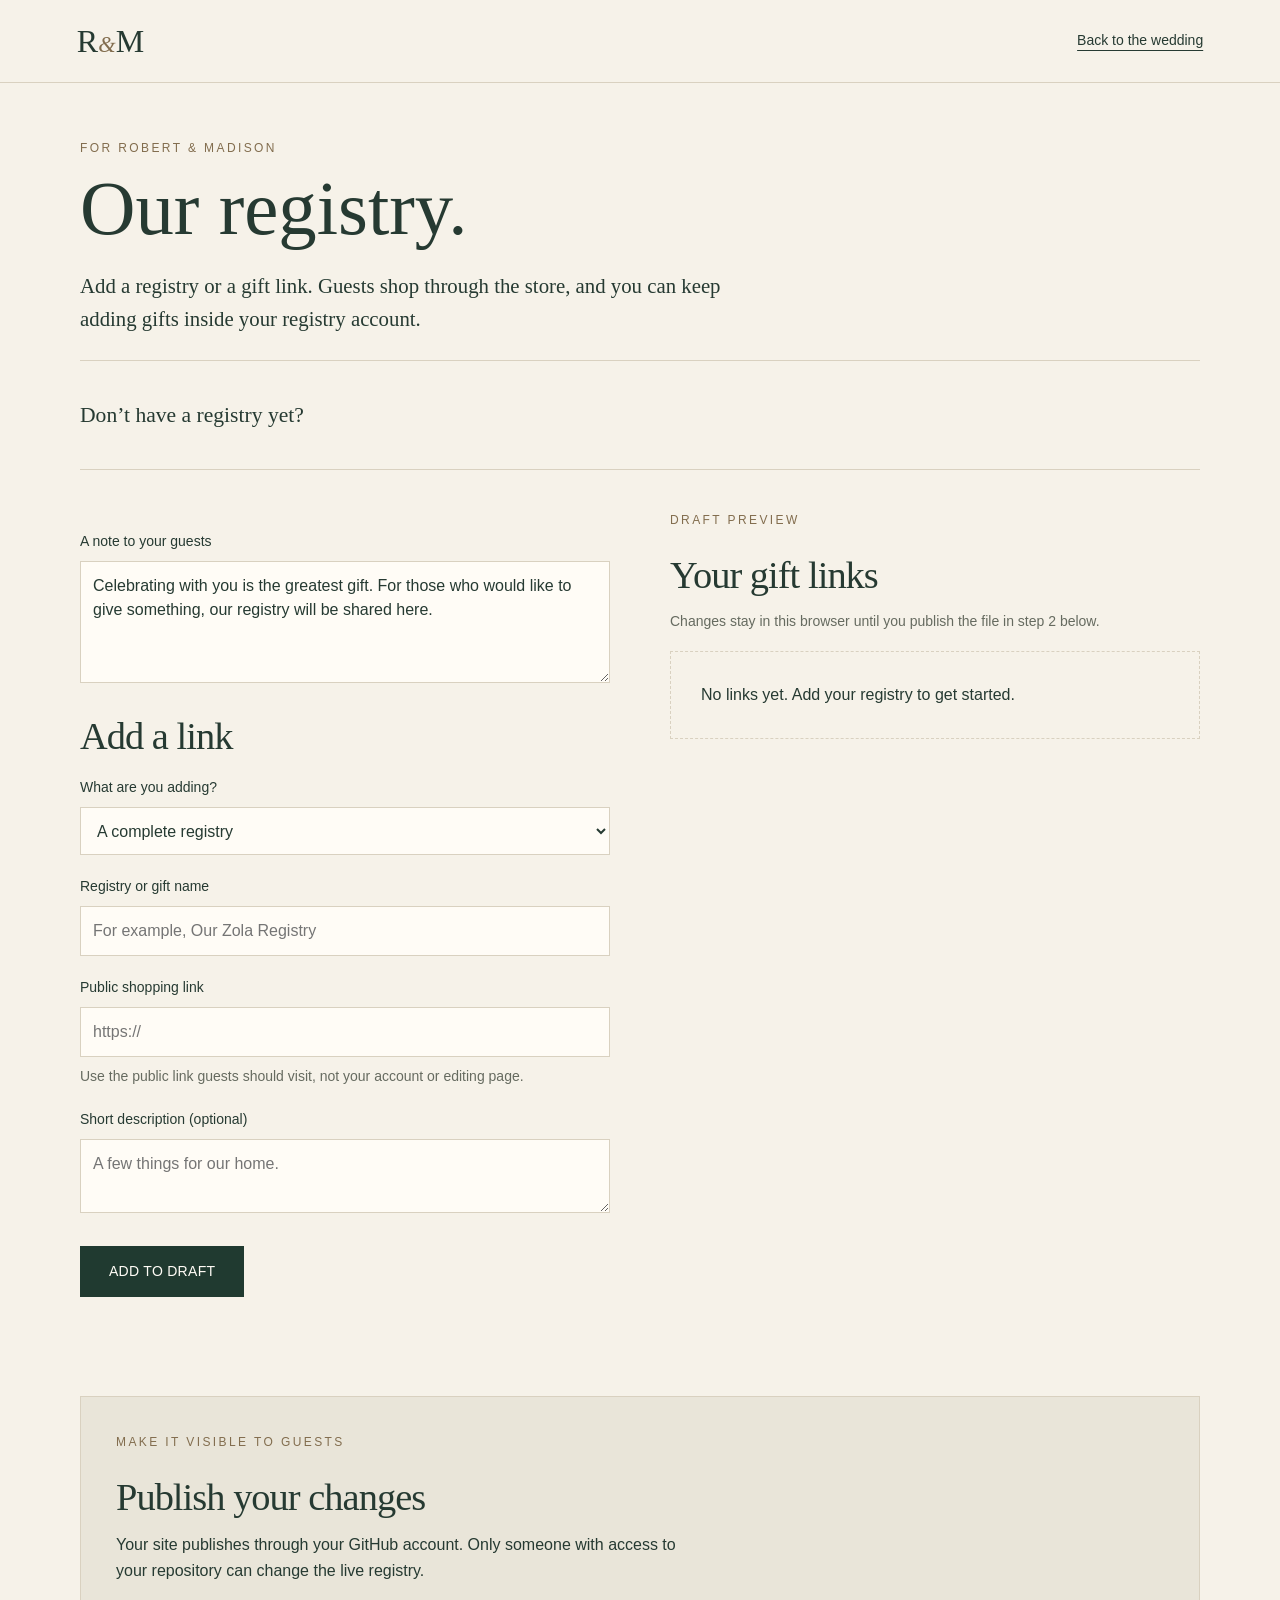
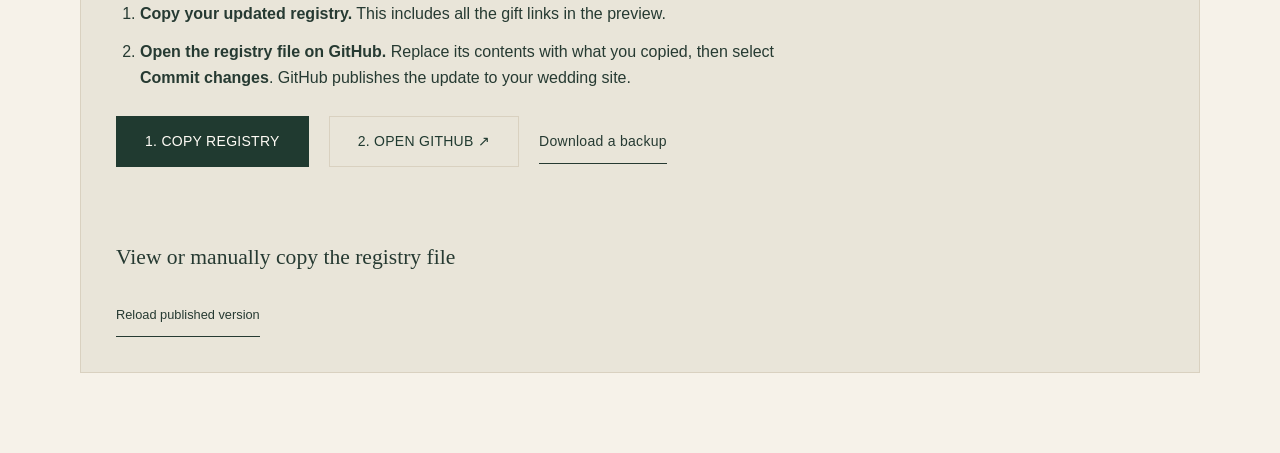
<file: manage-registry.html>
<!doctype html>
<html lang="en">
<head><meta charset="utf-8"><meta name="viewport" content="width=device-width,initial-scale=1"><meta name="robots" content="noindex,nofollow"><meta name="theme-color" content="#192f28"><title>Manage our registry · Robert & Madison</title><link rel="stylesheet" href="src/style.css?v=charleston-3"></head>
<body class="registry-manager">
<header class="manager-header"><a class="monogram" href="index.html">R<i>&</i>M</a><a href="index.html#registry">Back to the wedding</a></header>
<main class="manager-main">
<p class="eyebrow">For Robert & Madison</p><h1>Our registry.</h1><p class="manager-lede">Add a registry or a gift link. Guests shop through the store, and you can keep adding gifts inside your registry account.</p>
<details class="setup-help"><summary>Don’t have a registry yet?</summary><p>Create one with <a href="https://www.zola.com/wedding-registry" target="_blank" rel="noopener noreferrer">Zola</a>, <a href="https://withjoy.com/registry/" target="_blank" rel="noopener noreferrer">Joy</a>, or your favorite store. Copy its public sharing link into the form below. Use a full registry when you want the store to track which gifts have been purchased.</p></details>
<div id="managerLoading" role="status">Loading published registry…</div>
<section id="managerEditor" hidden>
<div class="manager-grid"><div>
<label class="field-label" for="registryMessage">A note to your guests</label><textarea id="registryMessage" maxlength="600" rows="4"></textarea>
<form id="registryForm">
<h2 id="editorTitle">Add a link</h2>
<label class="field-label" for="entryType">What are you adding?</label><select id="entryType"><option value="registry">A complete registry</option><option value="gift">An individual gift</option></select>
<label class="field-label" for="entryName">Registry or gift name</label><input id="entryName" required maxlength="120" placeholder="For example, Our Zola Registry">
<label class="field-label" for="entryUrl">Public shopping link</label><input id="entryUrl" type="url" required placeholder="https://" autocomplete="off"><p class="field-help">Use the public link guests should visit, not your account or editing page.</p>
<label class="field-label" for="entryNote">Short description (optional)</label><textarea id="entryNote" maxlength="300" rows="2" placeholder="A few things for our home."></textarea>
<div class="manager-buttons"><button class="button" type="submit" id="saveEntry">Add to draft</button><button class="text-link" type="button" id="cancelEdit" hidden>Cancel edit</button></div>
<p id="formStatus" class="manager-status" role="status"></p>
</form></div>
<section aria-labelledby="previewTitle"><p class="eyebrow">Draft preview</p><h2 id="previewTitle">Your gift links</h2><p class="field-help">Changes stay in this browser until you publish the file in step 2 below.</p><div id="draftEntries" class="draft-entries"></div></section></div>
<section class="publish-panel" aria-labelledby="publishTitle"><p class="eyebrow">Make it visible to guests</p><h2 id="publishTitle">Publish your changes</h2><p>Your site publishes through your GitHub account. Only someone with access to your repository can change the live registry.</p>
<ol><li><strong>Copy your updated registry.</strong> This includes all the gift links in the preview.</li><li><strong>Open the registry file on GitHub.</strong> Replace its contents with what you copied, then select <b>Commit changes</b>. GitHub publishes the update to your wedding site.</li></ol>
<div class="manager-buttons"><button type="button" id="copyRegistry" class="button">1. Copy registry</button><a class="button button-outline" href="https://github.com/Rfisher55/wedding/edit/main/public/registry.json" target="_blank" rel="noopener noreferrer">2. Open GitHub ↗</a><button type="button" id="downloadRegistry" class="text-link">Download a backup</button></div>
<p class="manager-status" id="publishStatus" role="status"></p><details><summary>View or manually copy the registry file</summary><textarea id="registryOutput" readonly rows="10" aria-label="Registry file contents" spellcheck="false"></textarea></details><button class="text-link" type="button" id="resetDraft">Reload published version</button>
</section></section></main>
<script type="module" src="src/manage-registry.js?v=charleston-3"></script></body></html>
</file>
<file: src/style.css>
/* Robert & Madison — a Charleston invitation. */
:root{--paper:#f6f2e9;--white:#fffcf6;--green:#203a30;--ink:#263a32;--muted:#666b60;--gold:#826d4e;--line:#d9d1c0;--clay:#b1846e;--serif:'Cormorant Garamond',Georgia,serif;--sans:'Jost',Arial,sans-serif;--ease:cubic-bezier(.22,.68,.2,1);--progress:0}
*{box-sizing:border-box}html{scroll-behavior:smooth;scroll-padding-top:100px}body{margin:0;background:var(--paper);color:var(--ink);font:400 16px/1.65 var(--sans);-webkit-font-smoothing:antialiased}body.dialog-open{overflow:hidden}main,section,figure,div{min-width:0}h1,h2,h3,h4,p,figure{margin:0}h1,h2,h3,h4{font-family:var(--serif);font-weight:400;line-height:1.02}h2{font-size:clamp(3.1rem,5.3vw,5.7rem);letter-spacing:-.045em}h3{font-size:2.4rem;letter-spacing:-.025em}h4{font-size:1.9rem}em,i{font-weight:400}p{max-width:65ch}a{color:inherit;text-underline-offset:5px}button{font:inherit;color:inherit;cursor:pointer;border:0;background:none}button,a{-webkit-tap-highlight-color:transparent;touch-action:manipulation}button:disabled{cursor:default;opacity:.4}img{display:block;width:100%;height:100%;object-fit:cover}img[data-failed]{visibility:hidden}[hidden]{display:none!important}::selection{background:#d9c8a5;color:var(--green)}:focus-visible{outline:2px solid currentColor;outline-offset:5px}section:focus{outline:none}.skip{position:fixed;top:10px;left:10px;z-index:200;background:var(--white);padding:12px 24px;transform:translateY(-150%)}.skip:focus{transform:none}
.eyebrow{font:500 .7rem/1.7 var(--sans);letter-spacing:.2em;text-transform:uppercase;color:var(--gold)}.section{padding:100px max(7vw,24px)}.section-label{display:flex;justify-content:space-between;gap:24px;border-bottom:1px solid var(--line);padding-bottom:18px;margin-bottom:65px;font:.7rem/1.5 var(--sans);letter-spacing:.11em;text-transform:uppercase;color:var(--muted)}.button{display:inline-flex;align-items:center;justify-content:center;gap:35px;min-height:50px;padding:15px 28px;border:1px solid var(--green);background:var(--green);color:var(--white);text-decoration:none;font:500 .75rem/1.4 var(--sans);letter-spacing:.1em;text-transform:uppercase;transition:background .25s,transform .25s}.button:hover{background:#3a5243;transform:translateY(-2px)}.button-outline{background:transparent;color:var(--green);border-color:var(--line)}.button-outline:hover{background:var(--green);color:var(--white)}.button-cream{background:var(--paper);border-color:var(--paper);color:var(--green)}.button-cream:hover{background:#fff}.text-link{display:inline-flex;align-items:center;justify-content:space-between;gap:22px;min-height:44px;padding:10px 0;border-bottom:1px solid currentColor;font:.8rem/1.5 var(--sans);text-decoration:none}.text-link:hover{color:var(--gold)}.round-button{display:inline-grid;place-items:center;width:46px;height:46px;border:1px solid currentColor;border-radius:50%;flex-shrink:0;font-size:1.2rem;transition:background .25s,color .25s}.round-button:hover:not(:disabled){background:var(--green);color:var(--paper)}.monogram{font:2rem/1 var(--serif);text-decoration:none;white-space:nowrap;letter-spacing:-.06em}.monogram i{color:var(--gold);font-size:.7em;padding:0 2px}.media{position:relative;overflow:hidden;background:#d6d4c6 url('../public/charleston-linework.svg') center/cover}.media img{position:relative;z-index:1}.media[data-fallback=true]::after{content:'Photograph unavailable';position:absolute;inset:auto 12px 20px;text-align:center;background:var(--paper);color:var(--ink);z-index:5;font:.8rem var(--sans);padding:9px}.lightbox-media[data-fallback=true]::after{display:none}
.header{height:84px;padding:0 4vw;display:flex;align-items:center;justify-content:space-between;gap:26px;position:sticky;top:0;z-index:30;background:#f6f2e9f5;border-bottom:1px solid var(--line);transition:box-shadow .3s}.header.scrolled{box-shadow:0 4px 20px #22392b0c;backdrop-filter:blur(12px)}.desktop-nav{display:flex;gap:26px;align-items:center}.desktop-nav a{position:relative;text-decoration:none;font:.75rem var(--sans);letter-spacing:.04em;padding:18px 0}.desktop-nav a::after{content:'';position:absolute;left:0;right:100%;height:1px;bottom:11px;background:var(--gold);transition:right .3s}.desktop-nav a:hover::after,.desktop-nav a[aria-current]::after{right:0}.header-actions{display:flex;align-items:center;gap:14px}.guide-trigger{border:1px solid var(--line);padding:11px 16px;min-height:44px;font:.73rem var(--sans)}.guide-trigger span{padding-left:12px}.guide-trigger:hover{background:var(--green);color:var(--paper)}.menu-toggle{display:none;width:44px;height:44px;padding:10px}.menu-toggle span{display:block;background:currentColor;height:1px;width:25px;margin:7px 0}.progress{position:absolute;bottom:-1px;left:0;width:100%;height:2px;background:var(--gold);transform:scaleX(var(--progress));transform-origin:left}
.hero{display:grid;grid-template-columns:minmax(0,1fr) minmax(340px,1.2fr) minmax(0,1fr);gap:3.5vw;align-items:center;padding:45px 4vw 0;max-width:1800px;margin:auto;position:relative}.hero-copy{text-align:center;padding:0 0 28px}.wedding-crest{width:82px;height:96px;object-fit:contain;margin:0 auto 21px}.hero-copy>.eyebrow{font-size:.61rem;margin-bottom:23px;white-space:nowrap}.hero h1{font-size:clamp(4.5rem,6.6vw,7.5rem);line-height:.87;letter-spacing:-.06em}.name-amp{display:block;font-size:.46em;line-height:1.4;font-style:italic;color:var(--gold);margin:1px 0 0;letter-spacing:0}.hero-script{font:italic 1.4rem/1.4 var(--serif);margin:20px auto 14px}.hero-date{font:.7rem/1.9 var(--sans);letter-spacing:.08em;text-transform:uppercase;margin:0 auto 25px}.hero-date span{display:inline-block;font-size:.62rem;letter-spacing:.035em;color:var(--muted);margin-top:4px}.hero-explore{display:flex;justify-content:center;gap:17px;font:.72rem var(--sans);text-decoration:none;align-items:center;min-height:44px;margin:12px auto 0}.hero-portrait{position:relative;padding:9px;border:1px solid var(--line);width:100%}.hero-portrait .media{aspect-ratio:2/3}.portrait-left{margin-top:45px;transform:rotate(-3deg)}.portrait-right{margin-top:135px;transform:rotate(3deg)}.hero-portrait figcaption{font:italic 1.15rem/1.5 var(--serif);padding:12px 0 4px;text-align:center;color:var(--gold)}.hero-portrait img{object-position:50% 44%}.hero-bottom{grid-column:1/-1;display:flex;justify-content:space-between;gap:20px;padding:38px 0 25px;font:.64rem/1.5 var(--sans);text-transform:uppercase;letter-spacing:.12em;color:var(--muted)}.hero-bottom span:nth-child(2){font:italic 1rem var(--serif);text-transform:none;letter-spacing:0}.occasion-bar{display:flex;align-items:center;justify-content:center;gap:40px;padding:24px;background:var(--green);color:var(--paper);font:.67rem/1.5 var(--sans);letter-spacing:.2em;text-transform:uppercase}.occasion-bar i{font-size:1rem;color:#c9b58d}.guest-shortcuts{display:grid;grid-template-columns:repeat(4,minmax(0,1fr));padding:0 7vw;border-bottom:1px solid var(--line)}.guest-shortcuts a{padding:27px 18px;display:flex;align-items:center;gap:14px;text-decoration:none;border-right:1px solid var(--line);font:.82rem var(--sans)}.guest-shortcuts a:first-child{border-left:1px solid var(--line)}.guest-shortcuts a:hover{background:var(--white)}.guest-shortcuts span{color:var(--gold);font-size:.66rem}.guest-shortcuts i{margin-left:auto}
.letter-section{padding-top:75px;padding-bottom:125px}.letter-layout{display:grid;grid-template-columns:1fr 1fr;gap:8vw;align-items:center}.letter-photos{position:relative;padding:0 52px 68px 0}.letter-photo-main{width:88%;aspect-ratio:2/3}.letter-photo-small{width:39%;aspect-ratio:3/4;position:absolute;right:0;bottom:52px;border:8px solid var(--paper);transform:rotate(7deg)}.letter-photos>p{font:1.15rem/1.5 var(--serif);margin:22px 0 0;color:var(--gold)}.correspondence{position:relative;padding:0 0 55px}.correspondence h2{font-size:clamp(3rem,4.6vw,4.8rem);margin:25px 0 30px}.letter-paper{max-width:43ch}.letter-paper p{font:1.2rem/1.6 var(--serif);margin-bottom:20px}.letter-paper .letter-signoff{font-style:italic;margin-top:25px}.signature{font:italic 1.7rem/1.3 var(--serif);color:var(--gold);margin-top:25px}.wax-seal{position:absolute;bottom:-10px;right:15px;border-radius:48% 53% 50% 46%;background:linear-gradient(145deg,#45634a,#1e372b);box-shadow:3px 5px 7px #20322833,inset 1px 2px 3px #afbea354;width:70px;height:70px;z-index:2;border:1px solid #34503d;transform:rotate(-12deg);transition:transform .4s}.wax-seal span{border:1px solid #b3be9260;border-radius:50%;width:54px;height:54px;display:inline-flex;align-items:center;justify-content:center;font:1.4rem var(--serif);color:#e0e3d3}.wax-seal i{font-size:.65em}.wax-seal:hover{transform:rotate(0deg) scale(1.04)}.seal-hint{position:absolute;right:3px;bottom:-38px;font:italic .85rem var(--serif);color:var(--muted)}
.venue{background:#e8e9df}.venue-title{display:grid;grid-template-columns:1.4fr 1fr;gap:10vw;align-items:end;margin-bottom:48px}.venue-title h2{margin-top:18px}.venue-title>p{font:1.3rem/1.55 var(--serif);max-width:30ch;margin-bottom:8px}.venue-experience{border:1px solid #c7cdbb;overflow:hidden}.scene-controls{display:flex;background:var(--green);color:var(--paper)}.scene-controls button{flex:1;padding:20px 28px;text-align:left;border-right:1px solid #ffffff25;border-bottom:3px solid transparent;font:1.55rem var(--serif)}.scene-controls small{font:.64rem var(--sans);margin-right:22px;color:#d1be9b}.scene-controls button[aria-selected=true]{background:#3d5144;border-bottom-color:#cdb78d}.scene-controls button:hover{background:#42594a}.scene-stage{position:relative}.scene{height:490px;position:relative}.scene img{filter:saturate(.85)}.scene::after{content:'';position:absolute;z-index:2;inset:30% 0 0;background:linear-gradient(transparent,#061911b8)}.scene figcaption{position:absolute;bottom:35px;left:38px;right:30px;z-index:3;color:var(--paper)}.scene figcaption .eyebrow{color:#e0cdab}.scene h3{font-size:3.7rem;margin-top:12px}.scene figcaption p{font:italic 1.3rem var(--serif);margin-top:13px}.venue-caption{display:flex;justify-content:space-between;gap:24px;padding:17px 23px;font:.7rem/1.5 var(--sans)}.venue-caption>span{max-width:70%;color:var(--muted)}.venue-caption a{white-space:nowrap}.evening{display:grid;grid-template-columns:1fr 1.1fr;gap:12vw;margin-top:65px}.evening-intro h3{font-size:3.2rem;margin:20px 0}.evening-intro>p:not(.eyebrow){font:1.15rem/1.5 var(--serif)}.day-actions{display:flex;gap:24px;margin-top:20px;flex-wrap:wrap}.order-of-day article{display:flex;gap:25px;border-top:1px solid #bfc7b6;padding:24px 0}.roman{font:italic 2rem var(--serif);color:var(--gold);min-width:35px}.order-of-day h4{font-size:2rem}.order-of-day p{font:1.1rem/1.5 var(--serif);margin:10px 0 12px}.order-of-day small{font:.67rem/1.5 var(--sans);letter-spacing:.05em;text-transform:uppercase;color:var(--muted)}.order-of-day .schedule-note{font:italic 1rem/1.5 var(--serif);border-top:1px solid #bfc7b6;padding-top:17px;color:var(--muted)}
.attire{display:grid;grid-template-columns:1fr 1.1fr;background:#171f1b;color:var(--paper);position:relative}.attire-photo{max-height:660px;min-height:480px}.attire-photo img{object-position:50% 57%}.attire-copy{padding:70px 8vw;align-self:center}.attire .eyebrow{color:#cfbc98}.attire h2{font-size:clamp(3.5rem,6.5vw,7rem);margin:25px 0}.attire-rule{width:45px;height:1px;background:#bba684;margin:25px 0}.attire h3{font-size:1.7rem}.attire-copy>p:not(.eyebrow){font:1.2rem/1.6 var(--serif);color:#d4d2c7;margin:18px 0}.attire .text-link{color:#d8c39c}.attire-footnote{position:absolute;bottom:12px;left:20px;color:#d2d0c6;font:.62rem/1.5 var(--sans);background:#101912bf;padding:5px 9px;max-width:45%}
.travel-heading{text-align:center;margin-bottom:55px}.travel-heading h2{margin:17px 0 23px}.travel-heading>p:last-child{font:1.3rem/1.55 var(--serif);max-width:43ch;margin:auto}.travel-layout{display:grid;grid-template-columns:.7fr 1.7fr;gap:6vw;align-items:start}.travel-aside{border-top:1px solid var(--line);padding-top:25px;position:sticky;top:120px}.travel-number{font:4rem/1 var(--serif);color:#b4ad98}.travel-aside>p{font:1.8rem/1.2 var(--serif);margin:20px 0 30px}.travel-tabs button{display:flex;align-items:center;gap:14px;width:100%;padding:20px 0;text-align:left;border-bottom:1px solid var(--line);font:.66rem var(--sans);color:var(--muted)}.travel-tabs button span{font:1.35rem var(--serif);flex:1}.travel-tabs button i{font-size:1rem}.travel-tabs button[aria-selected=true]{color:var(--green);border-bottom-color:var(--green)}.travel-tabs button:hover{color:var(--gold)}.travel-panel{padding:34px;border:1px solid var(--line);background:#eeeee4}.travel-panel+.travel-panel{margin-top:25px}.js .travel-panel{margin-top:0}.travel-panel h3{font-size:2.8rem;margin:14px 0 18px}.travel-panel>p:not(.eyebrow){font:1.1rem/1.55 var(--serif);color:#505d50}.hotel-grid{display:grid;grid-template-columns:repeat(2,minmax(0,1fr));gap:15px;margin-top:30px}.hotel{display:flex;flex-direction:column;text-decoration:none;padding:24px;background:var(--paper);border:1px solid var(--line);transition:background .3s,color .3s}.hotel small{font:.6rem/1.5 var(--sans);letter-spacing:.06em;color:var(--muted)}.hotel h4{font-size:2rem;margin:22px 0 12px}.hotel p{font:1rem/1.4 var(--serif);margin-bottom:22px}.hotel>span{display:flex;justify-content:space-between;font:.74rem var(--sans);gap:12px;margin-top:auto;border-top:1px solid var(--line);padding-top:15px}.hotel:hover{background:var(--green);color:var(--paper)}.hotel:hover small{color:#d2bf9d}.travel-item{display:grid;grid-template-columns:50px minmax(0,1fr);gap:20px;border-top:1px solid #cdd1bf;margin-top:25px;padding-top:23px}.travel-item>span{font:.63rem var(--sans);letter-spacing:.06em;color:var(--gold);padding-top:8px;text-transform:uppercase}.travel-item h4{font-size:1.7rem}.travel-item p{font:1.12rem/1.5 var(--serif);margin:10px 0}.travel-item .text-link{font-size:.77rem}
.gallery-section{background:#e7e1d5;padding:90px 0 70px;overflow:hidden}.gallery-title{display:flex;justify-content:space-between;gap:40px;align-items:end;padding:0 7vw 45px}.gallery-title h2{margin-top:18px}.film-navigation p{font:italic 1.2rem/1.5 var(--serif);color:var(--muted)}.film-arrows{display:flex;gap:10px;margin-top:20px}.filmstrip{display:flex;gap:24px;overflow-x:auto;scroll-snap-type:x mandatory;scroll-behavior:smooth;padding:0 7vw 22px;scroll-padding:7vw;scrollbar-width:thin;scrollbar-color:#8a734b #d4cdbb}.film-photo{display:block;position:relative;flex:0 0 30%;aspect-ratio:2/3;scroll-snap-align:start;text-decoration:none;isolation:isolate}.film-photo:nth-child(even){flex-basis:25%;margin-top:50px}.film-photo img{transition:transform .9s var(--ease)}.film-photo:hover img{transform:scale(1.035)}.film-photo::after{content:'';position:absolute;inset:65% 0 0;background:linear-gradient(transparent,#0b1e17b3);z-index:2}.film-caption{position:absolute;bottom:23px;left:25px;right:25px;color:var(--white);z-index:3}.film-caption small{display:block;font:.6rem var(--sans);letter-spacing:.12em;margin-bottom:12px}.film-caption>span{font:1.8rem var(--serif);display:flex;justify-content:space-between}.film-caption i{font:1rem var(--sans)}.album-disclosure{margin:35px 7vw 0;border-block:1px solid #b8b39f}.album-disclosure>summary{font:1.8rem var(--serif);padding:24px 0;min-height:84px}.album-disclosure small{font:.75rem var(--sans);margin-left:25px;color:var(--muted)}.album-disclosure[open] .album-sign{transform:rotate(45deg)}.gallery-tools{display:flex;align-items:center;justify-content:space-between;gap:25px;border-top:1px solid var(--line);padding:23px 0 10px}.gallery-tools .text-link{font-size:.77rem}.photo-count-note{font:.8rem/1.5 var(--sans);color:var(--muted)}.photo-grid{display:grid;grid-template-columns:repeat(4,minmax(0,1fr));gap:16px;margin:25px 0}.photo-tile{display:block;aspect-ratio:2/3;position:relative;overflow:hidden;background:#cec9bb}.photo-tile img{transition:transform .5s}.photo-tile:hover img{transform:scale(1.035)}.gallery-more{display:flex;flex-wrap:wrap;justify-content:center;align-items:center;gap:22px;margin:25px 0 35px}.gallery-more p{font:.8rem var(--sans);width:100%;text-align:center}
.registry{background:var(--paper)}.registry-layout{display:grid;grid-template-columns:1fr 1fr;align-items:center;gap:9vw}.registry-intro h2{margin:20px 0 30px}.registry-intro>p:last-child{font:1.25rem/1.6 var(--serif);max-width:34ch}.registry-list{display:grid;gap:20px}.registry-empty{padding:45px 35px 50px;text-align:center;border:1px solid var(--line);outline:1px solid var(--line);outline-offset:-9px;background:var(--white)}.coming-label{display:block;font:.61rem/1.5 var(--sans);letter-spacing:.15em;text-transform:uppercase;color:var(--gold);margin:0 0 25px}.paper-monogram{display:block;font:2.5rem/1 var(--serif);color:var(--gold);text-align:center;margin:0 0 25px}.paper-monogram i{font-size:.65em}.registry-empty h3{font-size:2.25rem;margin:18px 0}.registry-empty p{font:1.17rem/1.6 var(--serif)}.registry-card{display:block;padding:30px;background:var(--white);border:1px solid var(--line);text-decoration:none}.registry-card:hover{border-color:var(--green)}.registry-card h3{margin:20px 0}.registry-card p{font:1.1rem/1.5 var(--serif)}.registry-action{display:block;font:.85rem var(--sans);border-top:1px solid var(--line);padding-top:18px;margin-top:25px}
.rsvp{background:var(--green);color:var(--paper);display:grid;grid-template-columns:1.4fr 1fr;gap:55px 7vw;align-items:center;position:relative}.rsvp .eyebrow{color:#d0bd96}.rsvp h2{margin:24px 0}.rsvp-copy>p:not(.eyebrow){font:1.25rem/1.65 var(--serif);margin:22px 0 30px;max-width:39ch}.rsvp-copy small{font:1rem/1.6 var(--serif);color:#d5d8cc}.rsvp-inline-button{display:block;min-height:44px;padding:12px 0;margin-top:10px;text-decoration:underline;text-underline-offset:5px;font:.85rem var(--sans)}.countdown-card{text-align:center;color:var(--green);background:var(--paper);padding:45px 28px;outline:1px solid var(--gold);outline-offset:-10px;transform:rotate(3deg);box-shadow:0 15px 40px #09160b30}.countdown-card>.eyebrow{color:var(--gold);font-size:.6rem}.countdown-card h3{font-size:2.3rem;margin:20px 0 25px}.countdown{display:grid;grid-template-columns:repeat(4,1fr);gap:4px;padding:22px 0;margin-bottom:24px;border-block:1px solid var(--line)}.countdown strong{display:block;font:2.5rem/1 var(--serif);font-variant-numeric:tabular-nums}.countdown span{display:block;font:.6rem var(--sans);text-transform:uppercase;margin-top:12px;color:var(--muted)}.card-bottom{font:.6rem var(--sans);letter-spacing:.06em}.rsvp-embed{grid-column:1/-1;background:var(--paper);color:var(--ink);padding:25px}.rsvp-embed-top{display:flex;justify-content:space-between;align-items:center;gap:20px}.rsvp-embed-top>p{font:1.8rem var(--serif)}.rsvp-embed iframe{display:block;width:100%;height:1050px;border:0;background:#f0f2ec;margin-top:20px}.embed-help{font:.8rem/1.5 var(--sans);max-width:80ch;margin-top:16px}
.questions{display:grid;grid-template-columns:1fr 1.3fr;gap:10vw}.questions h2{margin:20px 0 30px}.faq-search{margin-bottom:22px}.faq-search label{font:.85rem var(--sans);display:block;margin-bottom:10px}.faq-search>div{display:flex;border-bottom:1px solid var(--ink)}.faq-search input{min-width:0;width:100%;background:none;border:0;padding:14px 0;font:1rem var(--sans);color:var(--ink)}.faq-search button{font:.8rem var(--sans)}.faq-search #faqResult{font:.8rem var(--sans);margin-top:12px}.faq details{border-top:1px solid var(--line)}.faq details:last-child{border-bottom:1px solid var(--line)}summary{display:flex;align-items:center;justify-content:space-between;gap:20px;list-style:none;cursor:pointer;min-height:72px;padding:20px 0;font:1.35rem/1.3 var(--serif)}summary::-webkit-details-marker{display:none}summary span[aria-hidden]{font:1.2rem var(--sans);color:var(--gold);transition:transform .25s}.faq details[open] summary span{transform:rotate(45deg)}.faq details>p{padding-bottom:25px;font:1.13rem/1.55 var(--serif);color:#536050}.closing-photo{position:relative;height:600px;overflow:hidden;color:var(--white)}.closing-photo>img{object-position:50% 55%;filter:brightness(.65)}.closing-photo::after{content:'';position:absolute;inset:0;background:linear-gradient(90deg,#0d211c95,transparent 70%)}.closing-photo>div{position:absolute;left:9vw;top:50%;transform:translateY(-50%);z-index:2}.closing-photo .eyebrow{color:#e3d4b6}.closing-photo p:nth-child(2){font:clamp(4rem,7vw,7.5rem)/.95 var(--serif);letter-spacing:-.035em;margin:25px 0}.closing-photo span{font:.8rem var(--sans);letter-spacing:.12em;text-transform:uppercase}.footer{text-align:center;padding:50px 7vw 25px;background:var(--paper)}.footer-crest{width:75px;height:88px;object-fit:contain;margin:0 auto 25px}.footer>.eyebrow{margin:auto}.footer-names{font:clamp(3.4rem,7vw,7rem)/1.25 var(--serif);letter-spacing:-.04em;margin:22px 0 40px}.footer-names em{font-size:.65em;color:var(--gold)}.footer-bottom{display:flex;align-items:center;justify-content:space-between;gap:20px;border-top:1px solid var(--line);padding-top:20px;font:.75rem var(--sans)}.footer-bottom a{text-decoration:none;min-height:44px;display:flex;align-items:center}.footer-bottom button{font:inherit;min-height:44px;text-decoration:underline;text-underline-offset:4px}.mobile-essentials{display:none}
/* Dialogs: native keyboard focus, Escape and no-script fallbacks. */
dialog{padding:30px;border:0;background:var(--paper);color:var(--ink);max-height:92dvh;overflow:auto}dialog::backdrop{background:#07160dd4;backdrop-filter:blur(5px)}dialog[open]{animation:dialog-in .35s var(--ease) both}.dialog-top{display:flex;justify-content:space-between;align-items:center;gap:20px;margin-bottom:30px}.dialog-close{position:absolute;top:15px;right:15px;z-index:2}.menu-dialog{width:100%;height:100dvh;max-width:100%;max-height:100dvh;margin:0;padding:25px 7vw;background:var(--green);color:var(--paper)}.menu-dialog .eyebrow{color:#d1ba90;margin-top:25px}.menu-dialog nav{display:flex;flex-direction:column;gap:10px;margin-top:22px}.menu-dialog nav a{font:clamp(1.8rem,5vw,3rem)/1.25 var(--serif);text-decoration:none;min-height:44px}.menu-dialog .round-button:hover{background:var(--paper);color:var(--green)}.menu-date{font:.7rem var(--sans);letter-spacing:.12em;border-top:1px solid #dedacb44;margin-top:25px;padding-top:22px}.note-dialog{width:min(600px,94vw);padding:22px}.invite-border{border:1px solid var(--gold);outline:1px solid var(--line);outline-offset:-6px;padding:45px 22px 35px;text-align:center}.invite-border>.eyebrow{margin:auto auto 25px;font-size:.6rem}.invite-border h2{font-size:clamp(2.2rem,5vw,3rem);line-height:1.12}.invite-border h2 em{font-size:.65em;color:var(--gold)}.invite-border p:not(.eyebrow){font:1.1rem/1.45 var(--serif);margin:20px auto}.invite-border .invite-date{font-style:italic}.invite-border small{display:block;font:.6rem var(--sans);letter-spacing:.1em;text-transform:uppercase;margin-top:20px}.guide-dialog{width:min(560px,100%);height:100dvh;max-height:100dvh;margin:0 0 0 auto;padding:30px 38px 40px}.guide-dialog h2{font-size:3.8rem}.guide-facts{margin:30px 0}.guide-facts>div{border-top:1px solid var(--line);padding:19px 0;display:grid;grid-template-columns:110px minmax(0,1fr);gap:12px}.guide-facts dt{font:.73rem/1.5 var(--sans);color:var(--gold);padding-top:4px}.guide-facts dd{margin:0;font:1.12rem/1.5 var(--serif)}.guide-facts small{font:italic .95rem var(--serif);color:var(--muted)}.guide-actions{display:grid;grid-template-columns:1fr 1fr;gap:14px}.guide-actions .button{padding:14px;font-size:.7rem;letter-spacing:.03em;gap:8px}.guide-actions .text-link{justify-content:center;font-size:.77rem}.guide-status{min-height:24px;font:.8rem/1.5 var(--sans);margin-top:20px}.guide-fine{font:italic 1rem/1.5 var(--serif);color:var(--muted)}.lightbox{width:min(1200px,96vw);background:#12241c;color:var(--paper);padding:18px 23px 24px}.lightbox-stage{display:grid;grid-template-columns:46px minmax(0,1fr) 46px;gap:16px;align-items:center}.lightbox-media{height:min(65dvh,680px)}.lightbox-media img{object-fit:contain;background:#12241c}.lightbox #lightboxCaption{text-align:center;font:1.4rem/1.3 var(--serif);margin:20px auto 8px}.lightbox #lightboxCredit{text-align:center;font:.73rem var(--sans);margin:auto;color:#d2c6ad}.lightbox-fallback{position:absolute;inset:35% 15px auto;padding:15px;text-align:center;background:#192f28e8;color:var(--paper);font:1.1rem/1.6 var(--serif);z-index:2}.lightbox-fallback a{font:.8rem var(--sans)}.lightbox .round-button:hover{background:var(--paper);color:var(--green)}.calendar-dialog{width:min(530px,94vw);padding:32px}.calendar-dialog h2{font-size:3.5rem}.calendar-dialog>p{font:1.2rem/1.6 var(--serif);margin:25px 0}.calendar-dialog>.button{display:flex;margin:12px 0}.calendar-dialog>small{font:.78rem var(--sans);display:block;margin-top:25px;color:var(--muted)}
/* Only enhance motion after JavaScript initializes. */
[data-motion=on] .entrance{animation:rise-in 1.1s var(--ease) both}[data-motion=on] .portrait-right{animation-delay:.12s}[data-motion=on] .hero-portrait img{animation:photo-breathe 16s ease-in-out infinite alternate}.will-reveal{transition:opacity .85s var(--ease),translate .85s var(--ease);opacity:0;translate:0 22px}.will-reveal.visible{opacity:1;translate:0 0}[data-motion=on] .scene.entering,[data-motion=on] .travel-panel.entering{animation:rise-in .6s var(--ease) both}[data-motion=off] *,[data-motion=off] *::before,[data-motion=off] *::after{animation:none!important;transition:none!important;scroll-behavior:auto!important}[data-motion=off] .will-reveal{opacity:1;translate:none}[data-motion=off]{scroll-behavior:auto}.motion-sleep *{animation-play-state:paused!important}@keyframes rise-in{from{opacity:0;translate:0 18px}to{opacity:1;translate:0 0}}@keyframes photo-breathe{from{transform:scale(1)}to{transform:scale(1.035)}}@keyframes dialog-in{from{opacity:0;translate:0 12px}to{opacity:1;translate:0 0}}
@media(min-width:1650px){.hero{gap:70px;padding-top:70px}.hero-copy{padding-bottom:55px}.hero-portrait{max-width:420px}.portrait-right{justify-self:end}.section{padding-left:max(7vw,calc((100vw - 1450px)/2));padding-right:max(7vw,calc((100vw - 1450px)/2))}}
@media(max-width:1100px){.desktop-nav{gap:16px}.desktop-nav a{font-size:.7rem}.header{gap:16px}.hero{grid-template-columns:1fr 1.3fr 1fr;gap:2.5vw;padding:40px 4vw 0}.hero h1{font-size:6.8vw}.wedding-crest{height:78px;width:67px;margin-bottom:15px}.hero-copy>.eyebrow{font-size:.55rem}.hero-script{font-size:1.25rem}.hero-date{font-size:.65rem}.hero-date span{font-size:.56rem}.hero-portrait{padding:6px}.portrait-right{margin-top:90px}.hero-bottom{padding-top:25px}.guest-shortcuts{padding:0 4vw}.guest-shortcuts a{padding:23px 12px;font-size:.76rem}.guest-shortcuts span{display:none}.letter-layout{gap:6vw}.letter-photos{padding-right:25px}.correspondence h2{font-size:3.5rem}.letter-paper p{font-size:1.12rem}.section{padding-left:6vw;padding-right:6vw}.scene{height:430px}.travel-panel{padding:25px}.hotel{padding:20px}.hotel h4{font-size:1.8rem}.registry-layout{gap:6vw}.countdown-card{padding:40px 22px}.countdown strong{font-size:2.2rem}}
@media(max-width:900px){.desktop-nav{display:none}.menu-toggle{display:block}.header{height:74px}.hero{grid-template-columns:1fr 1.5fr 1fr;gap:2vw}.hero h1{font-size:7.4vw}.hero-copy>.eyebrow{white-space:normal}.hero-portrait figcaption{font-size:.95rem}.hero-bottom span:nth-child(2){display:none}.hero-date span{max-width:24ch}.section{padding-top:75px;padding-bottom:75px}.section-label{margin-bottom:45px;font-size:.66rem}.letter-layout{gap:5vw}.correspondence h2{font-size:3rem}.letter-photos{padding-right:10px}.letter-photo-main{width:95%}.letter-photo-small{width:48%}.venue-title{gap:6vw}.venue-title>p{font-size:1.17rem}.evening{gap:7vw}.attire-copy{padding:45px 6vw}.attire-photo{min-height:460px}.travel-layout{grid-template-columns:1fr;gap:25px}.travel-aside{position:static;padding-top:0;border:0}.travel-number,.travel-aside>p{display:none}.travel-tabs{display:flex;gap:24px}.travel-tabs button{flex:1}.travel-tabs button span{font-size:1.2rem}.travel-panel{padding:30px}.film-photo{flex-basis:43%}.film-photo:nth-child(even){flex-basis:37%}.photo-grid{grid-template-columns:repeat(3,minmax(0,1fr))}.rsvp{gap:45px 5vw}.rsvp h2{font-size:3.4rem}.countdown-card{padding:40px 18px}.countdown-card h3{font-size:1.95rem}.countdown strong{font-size:2rem}.countdown span{font-size:.5rem}.card-bottom{font-size:.5rem}.questions{gap:6vw;grid-template-columns:1fr 1.4fr}.questions h2{font-size:3.5rem}.closing-photo{height:500px}.registry-empty{padding:40px 25px}.registry-empty h3{font-size:2rem}}
@media(max-width:640px){html{scroll-padding-top:87px}.header{height:68px;padding:0 22px}.guide-trigger{font-size:.7rem;padding:10px 12px}.header-actions{gap:8px}.monogram{font-size:1.85rem}.hero{display:grid;grid-template-columns:1fr 1fr;gap:0 20px;padding:27px 24px 0}.hero-copy{grid-column:1/-1;grid-row:1;padding:0 0 34px}.wedding-crest{width:59px;height:68px;margin-bottom:16px}.hero-copy>.eyebrow{font-size:.59rem;margin-bottom:19px;letter-spacing:.16em}.hero h1{font-size:clamp(4.7rem,15vw,6.8rem);line-height:.86}.name-amp{display:inline-block;vertical-align:middle;line-height:1;margin:0 10px 0 8px;font-size:.52em}.hero h1{font-size:clamp(2.9rem,10vw,4.3rem);white-space:nowrap;letter-spacing:-.05em}.hero-script{font-size:1.25rem;margin:14px auto}.hero-date{font-size:.66rem;line-height:1.8;margin-bottom:20px}.hero-date span{font-size:.61rem;max-width:none}.hero-copy .button{min-height:47px;padding:13px 24px;font-size:.68rem}.hero-explore{font-size:.7rem;margin-top:7px}.hero-portrait{padding:6px;grid-row:2}.portrait-left{margin-top:0;transform:rotate(-3deg)}.portrait-right{margin-top:25px;transform:rotate(3deg)}.hero-portrait figcaption{font-size:.92rem;padding:8px 0 3px}.hero-bottom{grid-row:3;font-size:.53rem;letter-spacing:.09em;padding:27px 0 20px}.occasion-bar{gap:15px;padding:20px 16px;font-size:.48rem;letter-spacing:.1em}.occasion-bar i{font-size:.7rem}.guest-shortcuts{grid-template-columns:1fr 1fr;padding:0 24px}.guest-shortcuts a{font-size:.77rem;min-height:64px;padding:18px 12px;border-right:0}.guest-shortcuts a:first-child{border-left:0}.guest-shortcuts a:nth-child(odd){border-right:1px solid var(--line)}.guest-shortcuts a:nth-child(-n+2){border-bottom:1px solid var(--line)}.section{padding:62px 24px}.section-label{font-size:.59rem;letter-spacing:.07em;gap:16px;margin-bottom:36px}.section-label span:last-child{text-align:right}.letter-layout{grid-template-columns:1fr;gap:25px}.letter-photos{padding:0 50px 35px 0;max-width:390px;margin:auto;width:100%}.letter-photo-main{width:85%;aspect-ratio:4/5}.letter-photo-small{width:42%;right:0;bottom:55px}.letter-photos>p{font-size:1.04rem;margin-top:18px}.correspondence{padding:0 0 60px}.correspondence h2{font-size:3.2rem;margin:20px 0 25px}.letter-paper{max-width:none}.letter-paper p{font-size:1.15rem}.signature{font-size:1.6rem}.wax-seal{bottom:0;right:10px;width:61px;height:61px}.wax-seal span{width:46px;height:46px;font-size:1.22rem}.seal-hint{bottom:-25px;font-size:.8rem}.letter-section{padding-bottom:80px}.venue-title{grid-template-columns:1fr;gap:24px;margin-bottom:30px}.venue-title h2{font-size:3.6rem}.venue-title>p{font-size:1.2rem;max-width:35ch}.scene-controls button{padding:16px 12px;font-size:1.1rem;display:flex;flex-direction:column;gap:4px}.scene-controls small{font-size:.55rem;margin:0}.scene{height:360px}.scene figcaption{bottom:25px;left:22px;right:18px}.scene h3{font-size:2.8rem}.scene figcaption p{font-size:1.12rem}.scene figcaption .eyebrow{font-size:.56rem}.venue-caption{padding:16px;gap:16px;font-size:.65rem;align-items:center}.venue-caption>span{max-width:60%}.evening{grid-template-columns:1fr;gap:30px;margin-top:40px}.evening-intro h3{font-size:2.85rem;margin:17px 0}.order-of-day article{padding:23px 0;gap:20px}.order-of-day h4{font-size:1.9rem}.order-of-day p{font-size:1.08rem}.order-of-day small{font-size:.63rem}.attire{grid-template-columns:1fr;overflow:hidden}.attire-photo{height:420px;min-height:0}.attire-photo img{object-position:50% 59%}.attire-copy{padding:50px 34px 60px}.attire h2{font-size:4.7rem}.attire-footnote{position:static;grid-row:2;max-width:none;background:transparent;padding:12px 24px 0;font-size:.65rem}.attire-copy{grid-row:3}.travel-heading{margin-bottom:35px}.travel-heading h2{font-size:3.6rem}.travel-heading>p:last-child{font-size:1.18rem}.travel-tabs{gap:14px}.travel-tabs button{flex-direction:column;align-items:flex-start;gap:7px;font-size:.6rem;padding:12px 0}.travel-tabs button span{font-size:1.08rem}.travel-tabs button i{display:none}.travel-panel{padding:25px 21px}.travel-panel h3{font-size:2.4rem}.hotel-grid{grid-template-columns:1fr;gap:14px}.hotel{padding:23px}.hotel h4{font-size:2rem;margin:17px 0 10px}.hotel p{font-size:1.1rem;margin-bottom:20px}.hotel small{font-size:.61rem}.hotel>span{font-size:.77rem}.travel-item{grid-template-columns:35px minmax(0,1fr);gap:12px}.travel-item>span{font-size:.58rem}.travel-item h4{font-size:1.6rem}.travel-item p{font-size:1.08rem}.gallery-section{padding:60px 0 50px}.gallery-title{display:block;padding:0 24px 30px}.gallery-title h2{font-size:3.55rem}.film-navigation{display:flex;justify-content:space-between;align-items:center;margin-top:23px;gap:15px}.film-navigation p{font-size:1.03rem}.film-arrows{margin:0;gap:8px}.film-arrows .round-button{width:43px;height:43px}.filmstrip{gap:18px;padding:0 24px 20px;scroll-padding:24px}.film-photo{flex-basis:79%;aspect-ratio:2/3}.film-photo:nth-child(even){flex-basis:70%;margin-top:35px}.film-caption{left:20px;right:20px;bottom:23px}.film-caption small{font-size:.54rem}.film-caption>span{font-size:1.8rem}.album-disclosure{margin:25px 24px 0}.album-disclosure>summary{font-size:1.5rem}.album-disclosure small{display:block;margin:10px 0 0;font-size:.72rem}.gallery-tools{flex-direction:column;align-items:flex-start;gap:10px}.photo-grid{grid-template-columns:repeat(2,minmax(0,1fr));gap:10px}.gallery-more{gap:18px}.gallery-more .button{font-size:.7rem}.registry-layout{grid-template-columns:1fr;gap:35px}.registry-intro h2{font-size:3.65rem}.registry-intro>p:last-child{font-size:1.2rem}.registry-empty{padding:42px 30px}.registry-empty h3{font-size:2.2rem}.registry-empty p{font-size:1.15rem}.rsvp{grid-template-columns:1fr;gap:40px;padding-bottom:72px}.rsvp h2{font-size:3.55rem}.rsvp-copy>p:not(.eyebrow){font-size:1.2rem}.countdown-card{max-width:420px;width:calc(100% - 12px);margin:auto;padding:40px 25px;transform:rotate(2deg)}.countdown-card h3{font-size:2.3rem}.countdown strong{font-size:2.35rem}.countdown span{font-size:.57rem}.card-bottom{font-size:.55rem}.rsvp-embed{padding:16px 8px}.rsvp-embed-top,.embed-help{padding:0 8px}.rsvp-embed-top>p{font-size:1.4rem}.rsvp-embed-top .text-link{font-size:.72rem}.rsvp-embed iframe{height:1100px}.questions{grid-template-columns:1fr;gap:35px}.questions h2{font-size:3.7rem}.faq summary{font-size:1.3rem}.faq details>p{font-size:1.13rem}.closing-photo{height:470px}.closing-photo>img{object-position:50% 42%}.closing-photo>div{left:26px;top:auto;bottom:38px;transform:none}.closing-photo p:nth-child(2){font-size:4rem;margin:18px 0}.closing-photo .eyebrow{font-size:.65rem}.closing-photo span{font-size:.67rem}.footer{padding:40px 24px 105px}.footer-crest{width:65px;height:76px}.footer-names{font-size:clamp(2.7rem,10vw,3.8rem);margin:20px 0 30px}.footer-bottom{flex-wrap:wrap;justify-content:center;font-size:.7rem;gap:14px 22px}.footer-bottom>span{width:100%}.mobile-essentials{display:flex;position:fixed;bottom:0;left:0;right:0;z-index:25;background:var(--green);color:var(--paper);border-top:1px solid #ffffff30;justify-content:space-around;padding:5px 6px max(5px,env(safe-area-inset-bottom))}.mobile-essentials a{font:.78rem var(--sans);padding:16px 10px;text-decoration:none;min-height:47px}.mobile-essentials a:last-child{color:#e4d0ac}.dialog-open .mobile-essentials{display:none}.guide-dialog{padding:25px}.guide-dialog h2{font-size:3.3rem}.guide-facts>div{grid-template-columns:95px minmax(0,1fr)}.guide-facts dt{font-size:.67rem}.guide-facts dd{font-size:1.1rem}.guide-actions{grid-template-columns:1fr}.guide-actions .button{font-size:.77rem}.note-dialog{padding:14px}.invite-border{padding:45px 15px 25px}.invite-border p:not(.eyebrow){font-size:1.04rem}.lightbox{width:98vw;padding:15px 12px 22px}.lightbox-stage{grid-template-columns:36px minmax(0,1fr) 36px;gap:7px}.lightbox-stage>.round-button{width:36px;height:44px;border-radius:24px}.lightbox-media{height:56dvh}.lightbox #lightboxCaption{font-size:1.2rem}.lightbox #lightboxCredit{font-size:.65rem}.lightbox-fallback{font-size:1rem;inset:20% 8px auto;padding:10px}.lightbox-fallback a{font-size:.72rem}.menu-dialog{padding:22px 26px}.menu-dialog nav a{font-size:1.9rem}.menu-dialog nav{gap:8px}.calendar-dialog{padding:25px}.calendar-dialog h2{font-size:3rem}}
@media(max-width:360px){.hero{padding-left:20px;padding-right:20px;gap:0 16px}.hero h1{font-size:10vw}.hero-date span{font-size:.56rem}.hero-portrait figcaption{font-size:.8rem}.occasion-bar{gap:11px;font-size:.42rem}.section{padding-left:20px;padding-right:20px}.guest-shortcuts{padding:0 20px}.guest-shortcuts a{font-size:.7rem;padding:17px 8px}.guide-trigger span{display:none}.scene-controls button{font-size:.95rem;padding:15px 9px}.scene h3{font-size:2.5rem}.venue-caption{font-size:.6rem;padding:13px}.countdown-card{padding-left:18px;padding-right:18px}.registry-empty{padding-left:25px;padding-right:25px}.travel-panel{padding:23px 17px}.hotel{padding:20px}.guide-dialog{padding:22px 20px}.guide-facts>div{grid-template-columns:82px minmax(0,1fr)}}
html:not(.dialogs) .header{height:auto;min-height:74px;flex-wrap:wrap;padding-top:16px;padding-bottom:16px}html:not(.dialogs) .desktop-nav{display:flex;flex-wrap:wrap;justify-content:center;gap:5px 18px}
@media(prefers-reduced-motion:reduce){html{scroll-behavior:auto!important}*,*::before,*::after{animation:none!important;transition:none!important;scroll-behavior:auto!important}.will-reveal{opacity:1;translate:none}}
@media print{.mobile-essentials,.guest-shortcuts,.faq-search,.gallery-more,.gallery-tools{display:none!important}.will-reveal{opacity:1;translate:none}.header{position:static}.hero-portrait{transform:none}.attire,.rsvp{break-inside:avoid}body.printing-guide{background:white;color:black;font-size:12pt}body.printing-guide>header,body.printing-guide>main,body.printing-guide>footer,body.printing-guide>.closing-photo,body.printing-guide>.skip,body.printing-guide>dialog:not(.guide-dialog),body.printing-guide .guide-actions,body.printing-guide .guide-status,body.printing-guide .guide-dialog .round-button{display:none!important}body.printing-guide .guide-dialog[open]{display:block!important;position:static;width:100%;height:auto;max-height:none;overflow:visible;padding:0;margin:0;box-shadow:none;transform:none}body.printing-guide .guide-dialog::backdrop{display:none}body.printing-guide .guide-dialog h2{font-size:32pt}body.printing-guide .guide-facts>div{break-inside:avoid}body.printing-guide .guide-facts dd{font-size:14pt}}

/* Owner registry editor remains available at its separate URL. */
.registry-manager{background:var(--paper)}.manager-header{display:flex;justify-content:space-between;align-items:center;padding:25px 6vw;border-bottom:1px solid var(--line);gap:20px}.manager-header>a:last-child{font-size:.875rem}.manager-main{max-width:1180px;padding:55px 30px 80px;margin:auto}.manager-main h1{font-size:clamp(3.5rem,6vw,5rem);margin:12px 0 20px}.manager-lede{font:1.3rem/1.6 var(--serif);max-width:65ch}.setup-help{margin:25px 0 40px;border-block:1px solid var(--line);padding:18px 0}.setup-help p{margin-top:15px}.setup-help summary,.publish-panel summary{cursor:pointer}.manager-grid{display:grid;grid-template-columns:1fr 1fr;gap:60px}.manager-main label{display:block;font-size:.875rem;margin:20px 0 8px}.manager-main input,.manager-main textarea,.manager-main select{font:1rem/1.5 var(--sans);width:100%;border:1px solid var(--line);background:var(--white);color:var(--ink);border-radius:0;padding:12px;min-height:48px}.manager-main textarea{resize:vertical}.manager-main h2{font-size:2.4rem;letter-spacing:-.025em;margin:25px 0 15px}.manager-main .eyebrow{font-size:.75rem}.manager-main .field-help{font-size:.875rem;color:var(--muted);margin:8px 0 18px}.manager-buttons{display:flex;align-items:center;flex-wrap:wrap;gap:20px;margin-top:24px}.manager-buttons .button,.manager-buttons .text-link{font-size:.875rem;letter-spacing:.02em}.manager-status{font-size:.875rem;min-height:24px;margin:15px 0}.draft-entries{display:grid;gap:22px}.draft-empty{padding:30px;border:1px dashed var(--line);font-size:1rem}.draft-actions{display:flex;gap:20px;border-bottom:1px solid var(--line);padding:10px 0}.draft-actions button{padding:8px 0;text-decoration:underline;text-underline-offset:4px;font-size:.875rem}.publish-panel{padding:35px;background:#e9e5d9;border:1px solid var(--line);margin-top:45px}.publish-panel ol{padding-left:24px;max-width:75ch}.publish-panel li{margin:12px 0}.publish-panel textarea{font: .875rem/1.5 monospace;margin-top:18px}

@media(max-width:700px){.manager-grid{grid-template-columns:1fr;gap:25px}.manager-main{padding:35px 22px}.publish-panel{padding:25px 20px}.manager-buttons .button{width:100%}}
</file>
